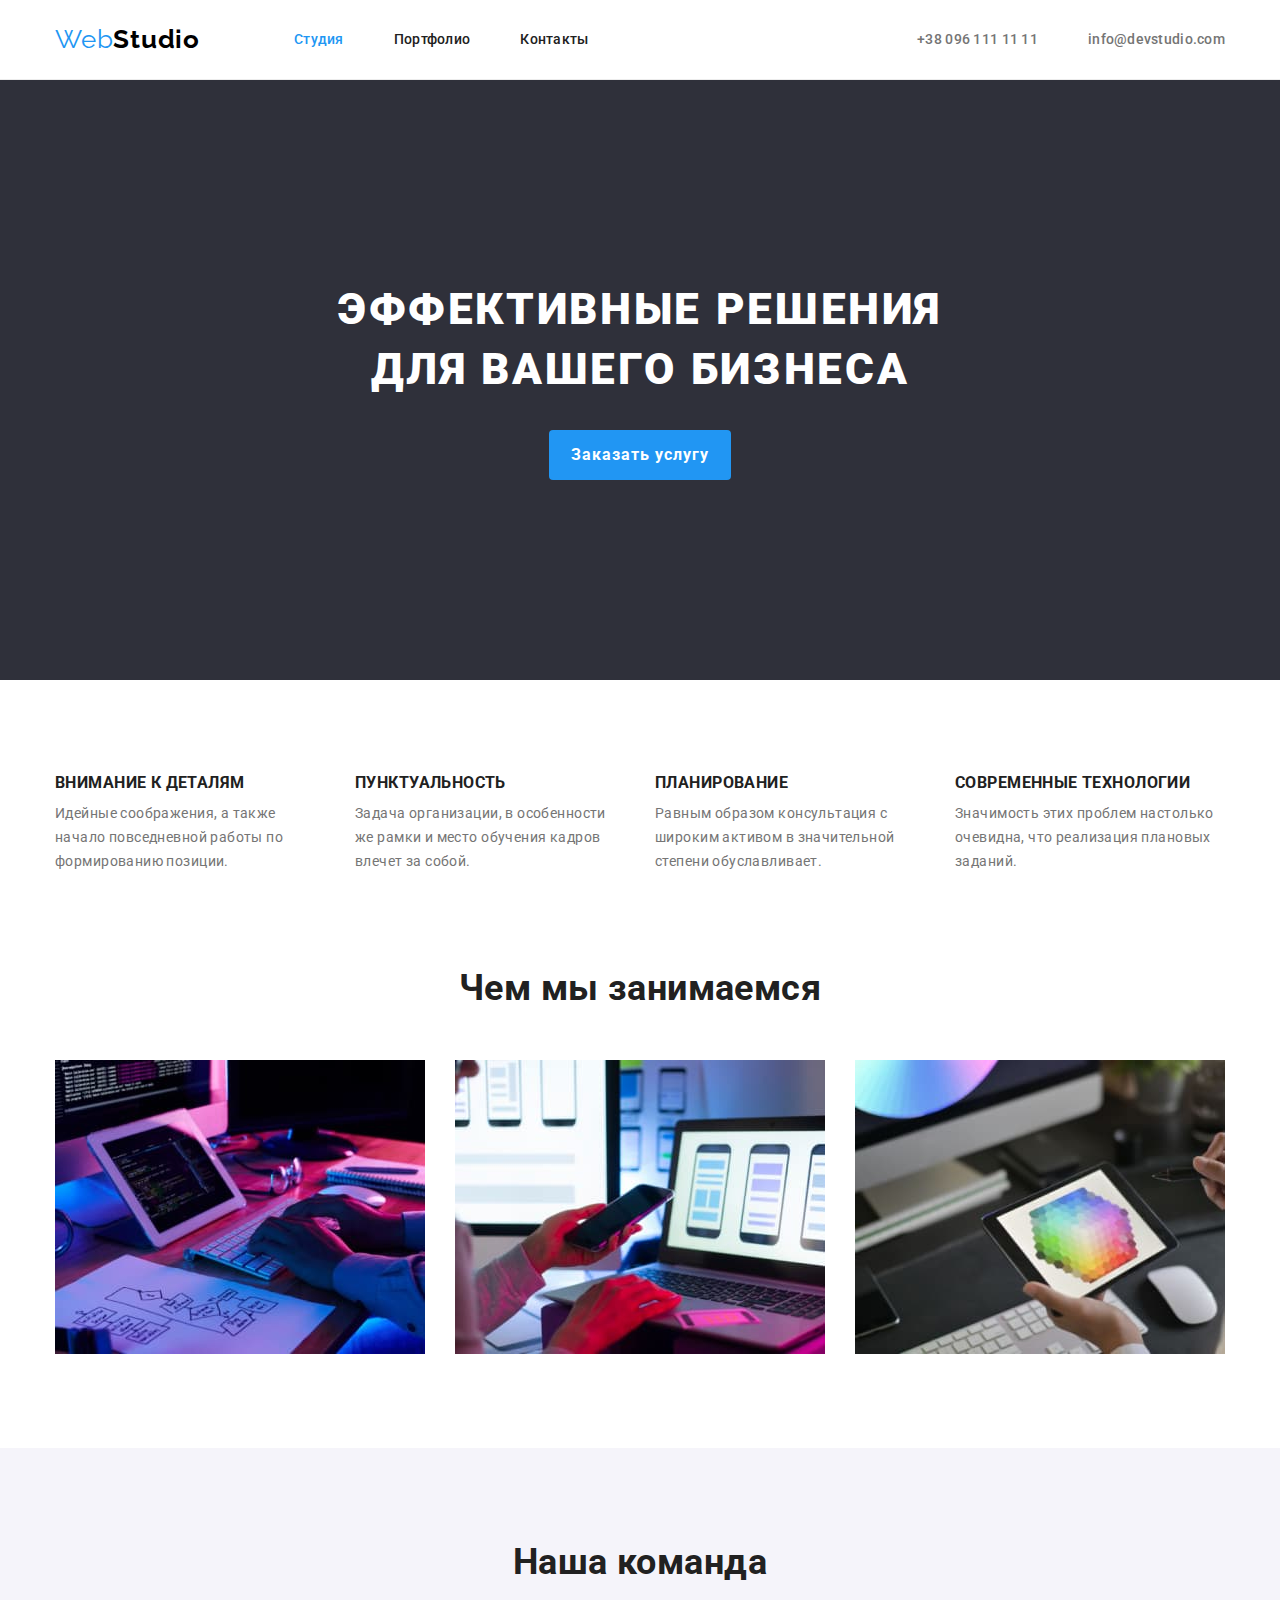
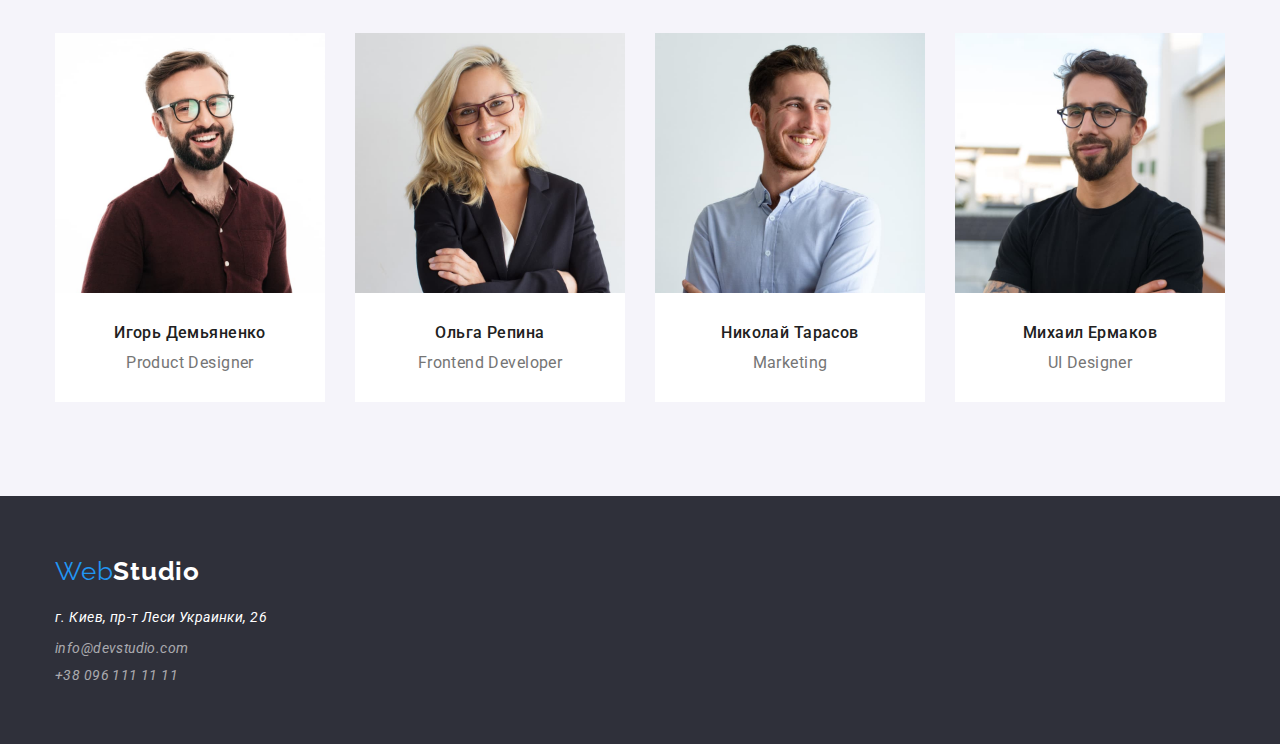
<file: index.html>
<!DOCTYPE html>
<html lang="en">
  <head>
    <meta charset="UTF-8" />
    <meta http-equiv="X-UA-Compatible" content="IE=edge" />
    <meta name="viewport" content="width=device-width, initial-scale=1.0" />
    <title>Document</title>
    <link
      href="https://fonts.googleapis.com/css2?family=Raleway:wght@700&family=Roboto:wght@400;500;700;900&display=swap"
      rel="stylesheet"
    />
    <link rel="stylesheet" href="https://cdnjs.cloudflare.com/ajax/libs/modern-normalize/1.1.0/modern-normalize.min.css">
    <link rel="stylesheet" href="./css/style.css" />
  </head>

  <body>
    <!-- Top line (Header) -->
    <header class="header">
      <div class="container flex">
        <nav class="flex">
          <a href="#" class="logo nounderline">Web<span class="logo-black">Studio</span></a>
          <ul class="site-nav flex">
            <li><a href="./index.html" class="link current nounderline">Студия</a></li>
            <li><a href="./portfolio.html" class="link nounderline">Портфолио</a></li>
            <li><a href="#footer" class="link nounderline">Контакты</a></li>
          </ul>
        </nav>
        <ul class="header-contacts flex">
          <li><a href="tel:380961111111" class="contact nounderline">+38 096 111 11 11</a></li>
          <li>
            <a href="mailto:info@devstudio.com" class="contact nounderline">info@devstudio.com</a>
          </li>
        </ul>
      </div>
    </header>

    <!-- Main content -->
    <main>
      
      <section class="hero"> 
        <h1 class="hero-title">Эффективные решения для вашего бизнеса</h1>
        <button type="button" name="run-script" class="hero-button">Заказать услугу</button>
      </section>

      <!-- Box with our feature -->
      <section class="section feature">
        <h2 class="visually-hidden">Наши преимущества</h2>
        <div class="container">
          <ul class="feature-list flex">
            <li>
              <h3 class="title">Внимание к деталям</h3>
              <p class="description">
                Идейные соображения, а также начало повседневной работы по формированию позиции.
              </p>
            </li>
            <li>
              <h3 class="title">Пунктуальность</h3>
              <p class="description">
                Задача организации, в особенности же рамки и место обучения кадров влечет за собой.
              </p>
            </li>
            <li>
              <h3 class="title">Планирование</h3>
              <p class="description">
                Равным образом консультация с широким активом в значительной степени обуславливает.
              </p>
            </li>
            <li>
              <h3 class="title">Современные технологии</h3>
              <p class="description">
                Значимость этих проблем настолько очевидна, что реализация плановых заданий.
              </p>
            </li>
          </ul>
        </div>
      </section>

      <!-- Box with "What are we doing"-->
      <section class="section">
        <div class="container">
            <h2 class="section-title">Чем мы занимаемся</h2>
            <ul class="we-doing flex">
              <li>
                <img src="./images/box-1.jpg" alt="We coding" width="370" height="294" class="image" />
              </li>
              <li>
                <img src="./images/box-2.jpg" alt="We adaptable for mobile" width="370" height="294" class="image"/>
              </li>
              <li>
                <img src="./images/box-3.jpg" alt="We colored" width="370" height="294" class="image" />
              </li>
            </ul>
          </div>
        </section>

      <!-- Box "Our team" -->
      <section class="section team">
        <div class="container">
          <h2 class="section-title">Наша команда</h2>
          <ul class="workers flex">
            <li>
              <img src="./images/igor-demjanenko.jpg" alt="Igor Demjanenko" width="270" height="260" class="image"/>
              <div class="worker">
                <h3 class="name">Игорь Демьяненко</h3>
                <p class="profession">Product Designer</p>
              </div>
            </li>
            <li>
              <img src="./images/olga-repina.jpg" alt="Olga Repina" width="270" height="260" class="image" />
              <div class="worker">
                <h3 class="name">Ольга Репина</h3>
                <p class="profession">Frontend Developer</p>
              </div>
            </li>
            <li>
              <img src="./images/nikolaj-tarasov.jpg" alt="Nikolay Tarasov" width="270" height="260" class="image"/>
              <div class="worker">
                <h3 class="name">Николай Тарасов</h3>
                <p class="profession">Marketing</p>
              </div>
            </li>
            <li>
              <img src="./images/mihail-ermakov.jpg" alt="Mikhail Ermak" width="270" height="260" class="image"/>
              <div class="worker">
                <h3 class="name">Михаил Ермаков</h3>
                <p class="profession">UI Designer</p>
              </div>
            </li>
          </ul>
        </div>  
      </section>

    </main>

    <!-- Bottom section (Footer)-->
    <footer class="footer">
      <div class="container">
        <a href="#" class="logo nounderline">Web<span class="logo-white">Studio</span></a>
        <address>
          <ul class="footer-contacts">
            <li>
              <a href="https://goo.gl/maps/EXekWtUb8diJgZ9C8" target="_blank" rel="noopener noreferrer" class="adress nounderline">г. Киев, пр-т Леси Украинки, 26</a>
            </li>
            <li>
              <a href="mailto:info@devstudio.com" class="contact nounderline">info@devstudio.com</a>
            </li>
            <li><a href="tel:380961111111" class="contact nounderline">+38 096 111 11 11</a></li>
          </ul>
        </address>
      </div>
    </footer>
  
  </body>
</html>
</file>
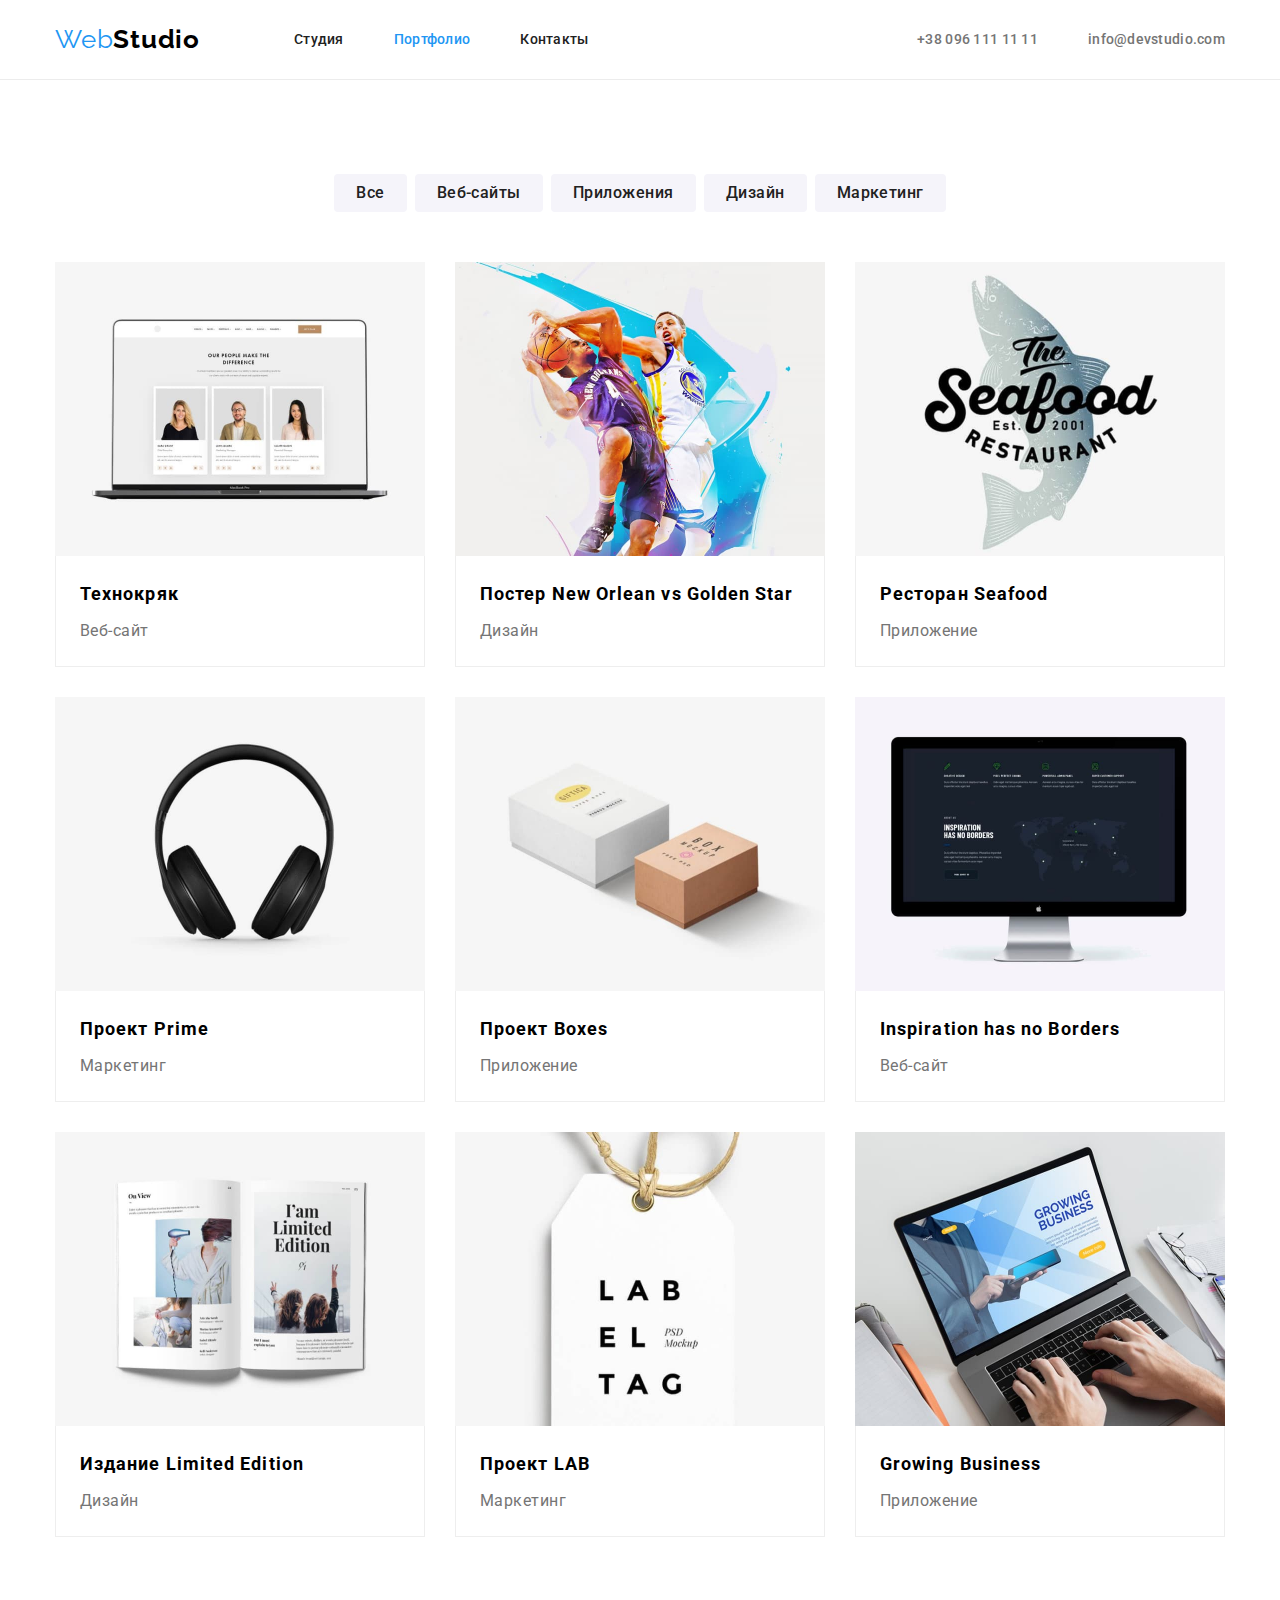
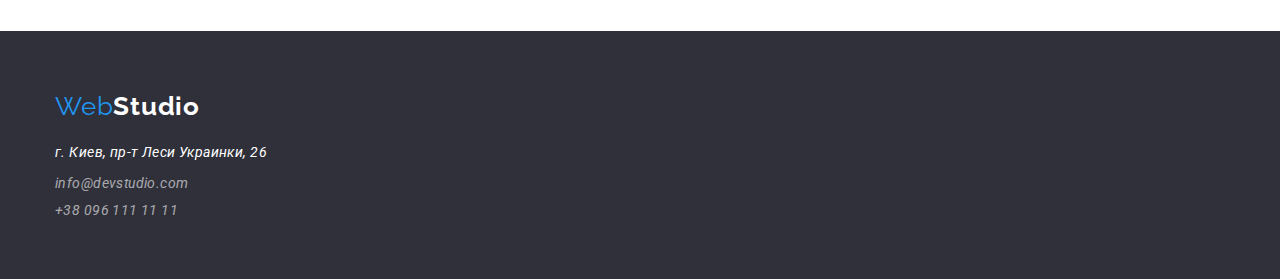
<file: portfolio.html>
<!DOCTYPE html>
<html lang="en">
  <head>
    <meta charset="UTF-8" />
    <meta http-equiv="X-UA-Compatible" content="IE=edge" />
    <meta name="viewport" content="width=device-width, initial-scale=1.0" />
    <title>Document</title>
    <link
      href="https://fonts.googleapis.com/css2?family=Raleway:wght@700&family=Roboto:wght@400;500;700;900&display=swap"
      rel="stylesheet"
    />
    <link rel="stylesheet" href="https://cdnjs.cloudflare.com/ajax/libs/modern-normalize/1.1.0/modern-normalize.min.css">
    <link rel="stylesheet" href="./css/style.css" />
  </head>

  <body class="page">
    <!-- Top line (Header) -->
    <header class="header">
      <div class="container flex">
        <nav class="flex">
          <a href="#" class="logo nounderline">Web<span class="logo-black">Studio</span></a>
          <ul class="site-nav list flex">
            <li><a href="./index.html" class="link nounderline">Студия</a></li>
            <li><a href="./portfolio.html" class="link current nounderline">Портфолио</a></li>
            <li><a href="#footer" class="link nounderline">Контакты</a></li>
          </ul>
        </nav>
        <ul class="header-contacts list flex">
          <li><a href="tel:380961111111" class="contact nounderline">+38 096 111 11 11</a></li>
          <li>
            <a href="mailto:info@devstudio.com" class="contact nounderline">info@devstudio.com</a>
          </li>
        </ul>
      </div>
    </header>

    <!-- Main content -->
    <main>
      <!-- Buttons on top -->
      <section class="section">
        <div class="container">
          <ul class="filters list flex">
            <li>
              <button type="button" class="button">Все</button>
            </li>
            <li>
              <button type="button" class="button">Веб-сайты</button>
            </li>
            <li>
              <button type="button" class="button">Приложения</button>
            </li>
            <li>
              <button type="button" class="button">Дизайн</button>
            </li>
            <li>
              <button type="button" class="button">Маркетинг</button>
            </li>
          </ul>
        
        <!-- Projecs  -->
        
          <ul class="card-set list flex">
            <li class="item">
              <a href="#" class="project nounderline">
                <img src="./images/tehnokrak.jpg" alt="Технокряк" width="370" class="image"/>
                <div class="project-name">
                  <h2 class="projects-title">Технокряк</h2>
                  <p class="projects-description">Веб-сайт</p>
                </div>
              </a>
            </li>
            <li class="item">
              <a href="#" class="project nounderline">
                <img src="./images/new-orlean.jpg" alt="Постер New Orlean vs Golden Star" width="370" class="image"/>
                <div class="project-name">
                  <h2 class="projects-title">Постер New Orlean vs Golden Star</h2>
                  <p class="projects-description">Дизайн</p>
                </div>
              </a>
            </li>
            <li class="item">
              <a href="#" class="project nounderline">
                <img src="./images/seafood.jpg" alt="Ресторан Seafood" width="370" class="image"/>
                <div class="project-name">
                  <div>
                    <h2 class="projects-title">Ресторан Seafood</h2>
                    <p class="projects-description">Приложение</p>
                  </div>
                </div>
              </a>
            </li>
            <li class="item">
              <a href="#" class="project nounderline">
                <img src="./images/prime.jpg" alt="Проект Prime" width="370" class="image"/>
                <div class="project-name">
                  <h2 class="projects-title">Проект Prime</h2>
                  <p class="projects-description">Маркетинг</p>
                </div>
              </a>
            </li>
            <li class="item">
              <a href="#" class="project nounderline">
                <img src="./images/boxes.jpg" alt="Проект Boxes" width="370" class="image"/>
                <div class="project-name">
                  <h2 class="projects-title">Проект Boxes</h2>
                  <p class="projects-description">Приложение</p>
                </div>
              </a>
            </li>
            <li class="item">
              <a href="#" class="project nounderline">
                <img src="./images/inspirion.jpg" alt="Inspiration has no Borders" width="370" class="image"/>
                <div class="project-name">
                  <h2 class="projects-title">Inspiration has no Borders</h2>
                  <p class="projects-description">Веб-сайт</p>
                </div>
              </a>
            </li>
            <li class="item">
              <a href="#" class="project nounderline">
                <img src="./images/limited-edition.jpg" alt="Издание Limited Edition" width="370" class="image"/>
                <div class="project-name">
                  <h2 class="projects-title">Издание Limited Edition</h2>
                  <p class="projects-description">Дизайн</p>
                </div>
              </a>
            </li>
            <li class="item">
              <a href="#" class="project nounderline">
                <img src="./images/lab.jpg" alt="Проект LAB" width="370" class="image"/>
                <div class="project-name">
                  <h2 class="projects-title">Проект LAB</h2>
                  <p class="projects-description">Маркетинг</p>
                </div>
              </a>
            </li>
            <li class="item">
              <a href="#" class="project nounderline">
                <img src="./images/growing-business.jpg" alt="Growing Business" width="370" class="image"/>
                <div class="project-name">
                  <h2 class="projects-title">Growing Business</h2>
                  <p class="projects-description">Приложение</p>
                </div>
              </a>
            </li>
          </ul>
        </div>
        
      </section>


      
    </main>

    <!-- Bottom section (Footer)-->
    <footer class="footer">
      <div class="container">
        <a href="#" class="logo nounderline">Web<span class="logo-white">Studio</span></a>
        <address>
          <ul class="footer-contacts list">
            <li>
              <a href="https://goo.gl/maps/EXekWtUb8diJgZ9C8" target="_blank" rel="noopener noreferrer" class="adress nounderline">г. Киев, пр-т Леси Украинки, 26</a>
            </li>
            <li>
              <a href="mailto:info@devstudio.com" class="contact nounderline">info@devstudio.com</a>
            </li>
            <li><a href="tel:380961111111" class="contact nounderline">+38 096 111 11 11</a></li>
          </ul>
        </address>
      </div>
    </footer>
  
  </body>
</html>
</file>
<file: css/style.css>
/* 
Text color
#757575 - primary color (text)
#212121 - secondary color (title) 

#000000 - webstudio + adress + H1 + text button
#2196F3 - links 
rgba(255, 255, 255, 0.6) - tel+email in footer

Background color
#E5E5E5 - primary background
#F5F4FA - secondary background
*/
:root {
  --primary-text-color: #757575;
  --title-text-color: #212121;
  --links-color: #2196f3;
  --contacts-footer-color: rgba(255, 255, 255, 0.6);
  --white-text-color: #ffffff;
  --black-text-color: #000000;

  --white-background-color: #ffffff;
  --footer-hero-background: #2f303a;
  --primary-background: #e5e5e5;
  --secondary-background: #f5f4fa;
}

body {
  font-family: 'Roboto', 'Raleway', sans-serif;
  font-size: 14px;
  line-height: 1.2;
  color: var(--title-text-color);
  background-color: var(--white-background-color);
  letter-spacing: 0.03em;
}

h1,
h2,
h3,
p,
ul {
  margin-top: 0;
  margin-bottom: 0;
  padding-left: 0;
}

img {
  display: block;
  max-width: 100%;
  height: auto;
}

ul {
  list-style: none;
}

a {
  text-decoration: none;
}

.container{
  width: 1200px;
  padding-left: 15px;
  padding-right: 15px ;
  margin: 0 auto;
}

.flex{
  display: flex;
  align-items: center;
}

.image {
  display: block;
}

.visually-hidden {
  position: absolute;
  width: 1px;
  height: 1px;
  margin: -1px;
  border: 0;
  padding: 0;

  white-space: nowrap;
  clip-path: inset(100%);
  clip: rect(0 0 0 0);
  overflow: hidden;
}

/* marking header */

.header {
  border-bottom: 1px solid #ECECEC;
  padding-top: 24px;
  padding-bottom: 24px;
}

.logo {
  color: var(--links-color);
  font-family: Raleway;
  font-weight: normal;
  font-size: 26px;
  line-height: 1.19;
  letter-spacing: 0.03em;
  margin-right: 94px;
}

.logo-black {
  color: var(--black-text-color);
  font-weight: bold;
}

.logo-white {
  color: var(--white-text-color);
  font-weight: bold;
}

.site-nav .link {
  color: var(--title-text-color);
  font-weight: 500;
  line-height: 1.14;
  letter-spacing: 0.02em;
}

.site-nav li:not(:last-child) {
  margin-right: 50px;
}

.site-nav .link:hover,
.site-nav .link:focus,
.link.current {
  color: var(--links-color);
}

.header-contacts {
  margin-left: auto;
}

.header-contacts .contact {
  color: var(--primary-text-color);
  font-weight: 500;
  line-height: 16px;
  letter-spacing: 0.02em;
}

.header-contacts li:not(:first-child) {
  margin-left: 50px;
}

.header-contacts .contact:hover,
.header-contacts .contact:focus {
  margin: 0;
  color: var(--links-color);
}


/* Hero */

.hero {
  background-color: var(--footer-hero-background);
  padding-top: 200px;
  padding-bottom: 200px;

  /* flex-direction: column; */
}

.hero-title {
  margin: 0 auto;
  margin-top: 0;
  margin-bottom: 30px;
  width: 696px;
  color: var(--white-text-color);
  font-weight: 900;
  font-size: 44px;
  line-height: 1.36;
  text-align: center;
  letter-spacing: 0.06em;
  text-transform: uppercase;
}

.hero-button {
  display: block;
  margin: 0 auto;
  color: var(--white-background-color);
  background-color: var(--links-color);
  border: none;
  font-family: inherit;
  font-weight: bold;
  font-size: 16px;
  line-height: 1.87;
  text-align: center;
  letter-spacing: 0.06em;
  padding-top: 10px;
  padding-right: 22px;
  padding-bottom: 10px;
  padding-left: 22px;
  border-radius: 4px;
  
}

/* Section */

.section {
  padding-top: 94px;
  padding-bottom: 94px;
}

/* Feature */
.section.feature {
  padding-bottom: 0px;
}

.feature-list > li {
  width: 270px;
}

.feature-list > li:not(:last-child) {
margin-right: 30px;
justify-content: space-around;
}

.feature-list .title {
  margin: 0;
  margin-bottom: 10px;
  color: var(--title-text-color);
  font-weight: bold;
  line-height: 1.14;
  text-transform: uppercase;
}
.feature-list .description {
  margin: 0;
  color: var(--primary-text-color);
  line-height: 1.71;
}

/* What we are doing */
.section-title {
  margin: 0;
  margin-bottom: 50px;
  color: var(--title-text-color);
  font-weight: bold;
  font-size: 36px;
  line-height: 1.16;
  text-align: center;
}

.we-doing li {
  width: 370px;  
}

.we-doing li:not(:last-child) {
  margin-right: 30px;
}

/* Team  */
.team{
  background-color: var(--secondary-background);
}

.workers li{
  background-color: #ffffff;
  text-align: center;
  width: 270px;
}

.workers li:not(:last-child) {
  margin-right: 30px;
}

.worker {
  padding: 30px 32px 30px 32px;
}

.worker .name {
  margin: 0;
  color: var(--title-text-color);
  font-weight: 500;
  font-size: 16px;
  line-height: 1.19;
  padding-bottom: 10px;
}
.worker .profession {
  margin: 0;
  color: var(--primary-text-color);
  font-size: 16px;
  line-height: 1.19;
}

/* Footer */
.footer {
  background-color: var(--footer-hero-background);
  padding-top: 60px;
  padding-bottom: 60px;
}

.footer .logo {
  display: block;
  margin-bottom: 20px;
  margin-right: 0;
}

.footer-contacts .adress {
  color: var(--white-text-color);
  line-height: 1.71;
}

.footer-contacts li:not(:last-child) {
  margin-bottom: 10px;
}

.footer-contacts .adress:hover,
.footer-contacts .adress:focus {
  color: var(--links-color);
}

.footer-contacts .contact {
  color: var(--contacts-footer-color);
}

.footer-contacts .contact:hover,
.footer-contacts .contact:focus {
  color: var(--links-color);
}
/* ------------------------------------------ */
/* Portfolio */
/* ------------------------------------------ */

/* Filters button */

.filters {
  justify-content: center;
  margin-bottom: 50px;
}

.filters .button {
  color: var(--title-text-color);
  background-color: var(--secondary-background);
  border: none;
  font-family: inherit;
  font-weight: 500;
  font-size: 16px;
  line-height: 1.62;
  letter-spacing: 0.03em;
  cursor: pointer;
  padding: 6px 22px 6px 22px;
  border-radius: 4px;
}

.filters li:not(:last-child) {
  margin-right: 8px;
}

.filters .button:hover,
.filters .button:focus {
  color: var(--white-text-color);
  background-color: var(--links-color);
}

.project-name {
  padding: 20px 24px 20px 24px;
  border: 1px solid #eeeeee;
  border-top: none;
}

.projects-title {
  margin: 0;
  color: var(--black-text-color);
  font-weight: 700;
  font-size: 18px;
  line-height: 2;
  letter-spacing: 0.06em;
  margin-bottom: 4px;
}

.projects-description {
  margin: 0;
  color: var(--primary-text-color);
  font-size: 16px;
  line-height: 1.87;
  letter-spacing: 0.03em;
} 

.card-set {
  display: flex;
  flex-wrap: wrap;
  margin-left: -30px;
  margin-top: -30px;
}

.item {
  max-width: 370px;
  padding: 0px;
  margin-left: 30px;
  margin-top: 30px;
  flex-basis: calc((100% - 90px) / 3);
  background-color: #ffffff;
}
</file>
